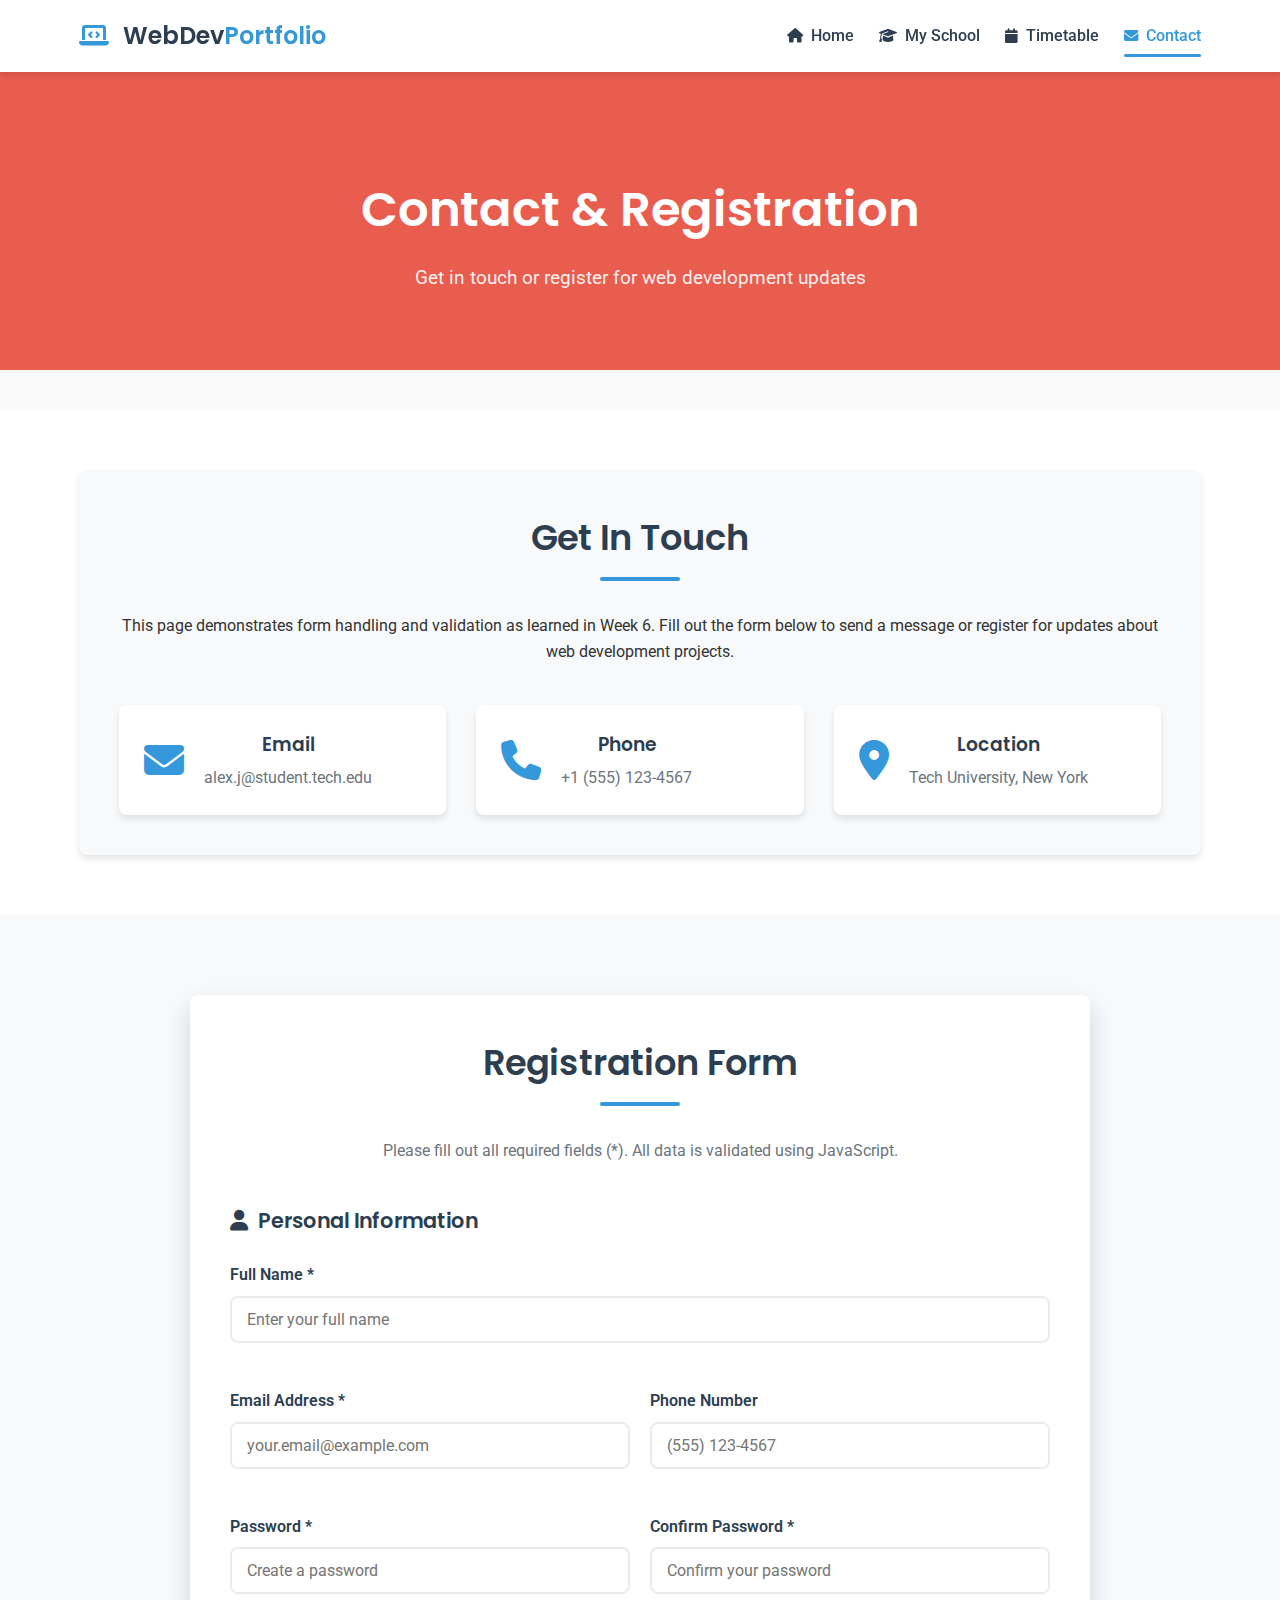
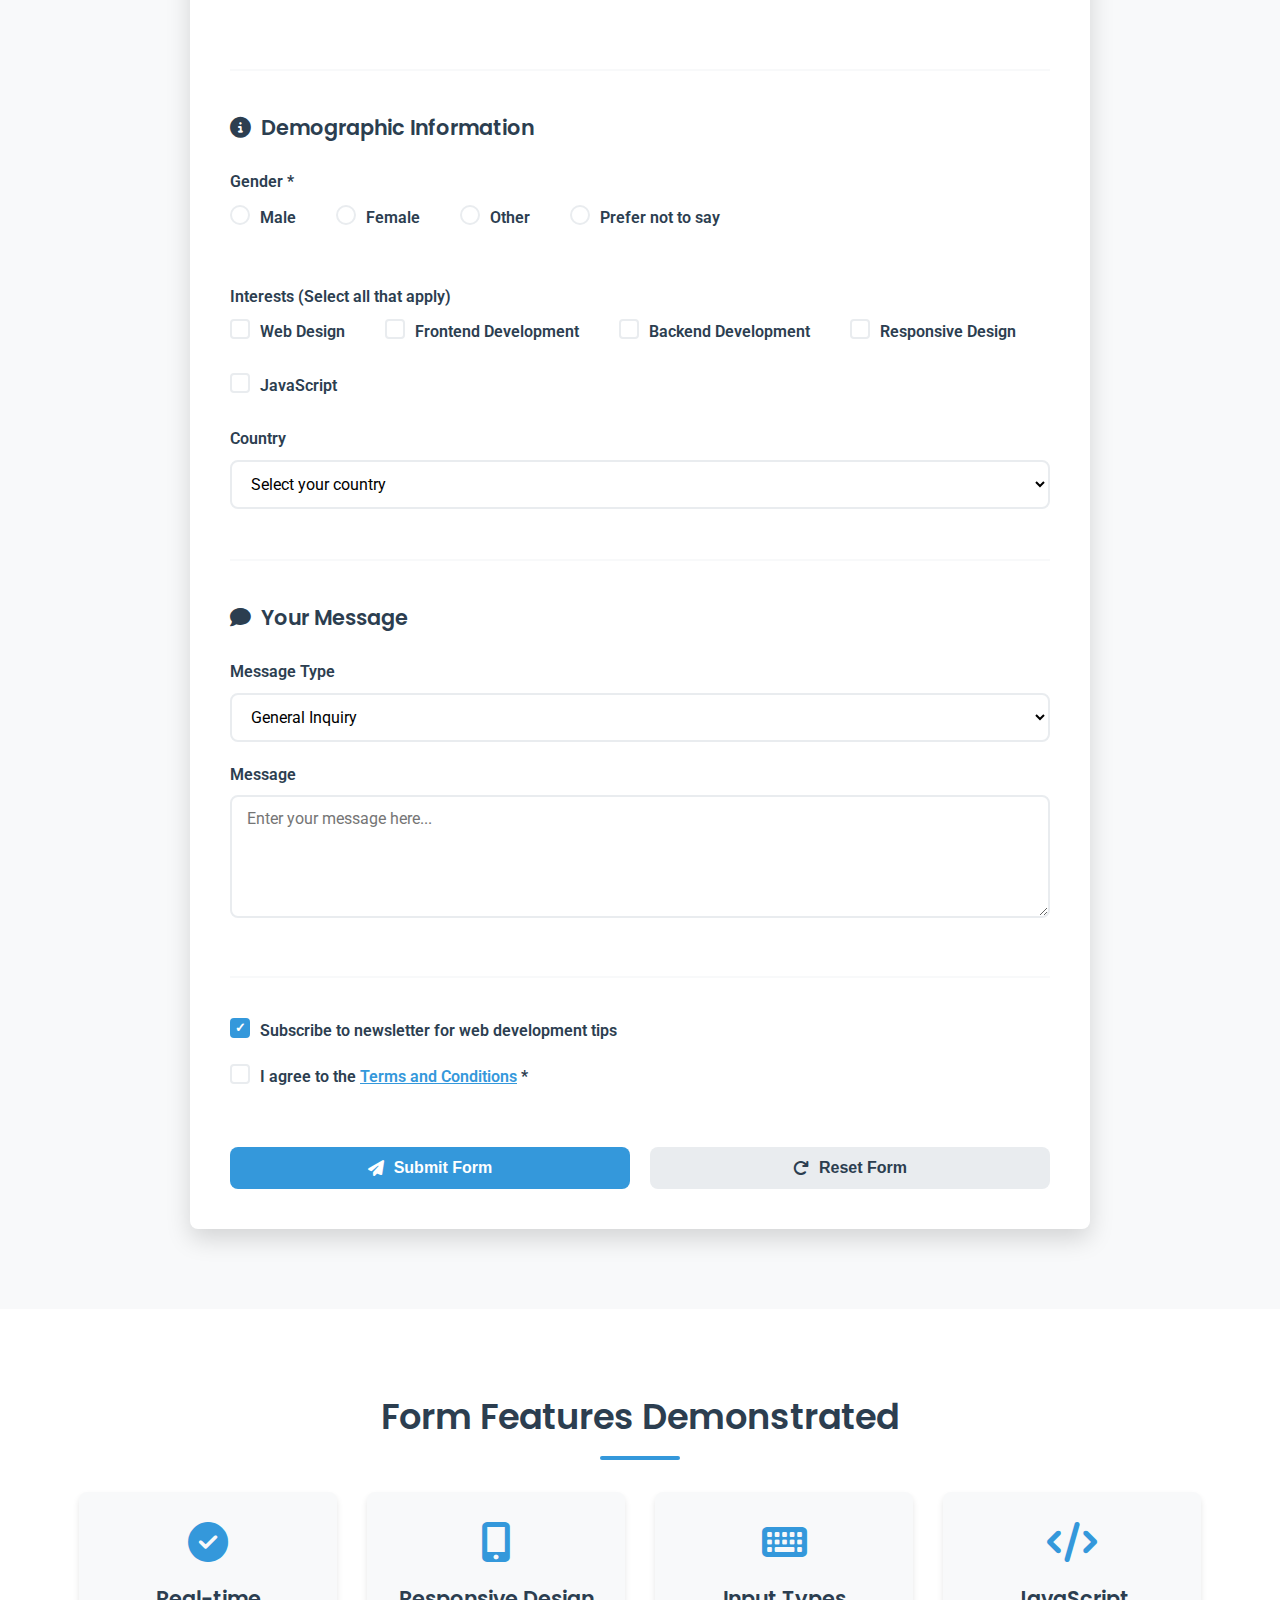
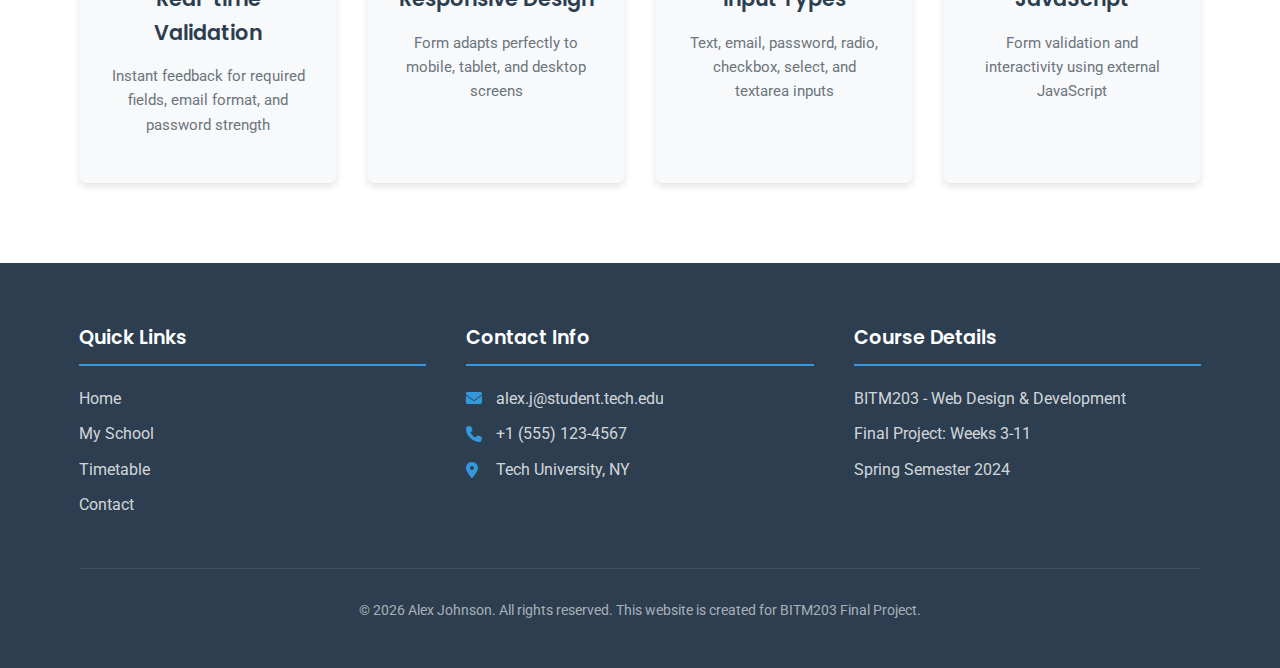
<file: contact.html>
<!DOCTYPE html>
<html lang="en">
<head>
    <meta charset="UTF-8">
    <meta name="viewport" content="width=device-width, initial-scale=1.0">
    <title>Contact Form | BITM203 Project</title>
    <link rel="stylesheet" href="css/style.css">
    <link rel="stylesheet" href="css/responsive.css">
    <link href="https://fonts.googleapis.com/css2?family=Poppins:wght@300;400;500;600;700&family=Roboto:wght@300;400;500&display=swap" rel="stylesheet">
    <link rel="stylesheet" href="https://cdnjs.cloudflare.com/ajax/libs/font-awesome/6.4.0/css/all.min.css">
</head>
<body>
    <!-- Header -->
    <header class="main-header">
        <div class="container">
            <div class="logo">
                <h1><i class="fas fa-laptop-code"></i> WebDev<span>Portfolio</span></h1>
            </div>
            <nav class="main-nav">
                <ul class="nav-list">
                    <li><a href="index.html"><i class="fas fa-home"></i> Home</a></li>
                    <li><a href="school.html"><i class="fas fa-graduation-cap"></i> My School</a></li>
                    <li><a href="timetable.html"><i class="fas fa-calendar"></i> Timetable</a></li>
                    <li><a href="contact.html" class="active"><i class="fas fa-envelope"></i> Contact</a></li>
                </ul>
                <button class="menu-toggle" id="menuToggle">
                    <i class="fas fa-bars"></i>
                </button>
            </nav>
        </div>
    </header>

    <!-- Contact Header -->
    <section class="page-header contact-header">
        <div class="container">
            <h1>Contact & Registration</h1>
            <p>Get in touch or register for web development updates</p>
        </div>
    </section>

    <!-- Contact Info -->
    <section class="contact-info">
        <div class="container">
            <div class="info-card">
                <h2 class="section-title">Get In Touch</h2>
                <p>This page demonstrates form handling and validation as learned in Week 6. Fill out the form below to send a message or register for updates about web development projects.</p>
                
                <div class="contact-methods">
                    <div class="method">
                        <i class="fas fa-envelope"></i>
                        <div>
                            <h3>Email</h3>
                            <p>alex.j@student.tech.edu</p>
                        </div>
                    </div>
                    <div class="method">
                        <i class="fas fa-phone"></i>
                        <div>
                            <h3>Phone</h3>
                            <p>+1 (555) 123-4567</p>
                        </div>
                    </div>
                    <div class="method">
                        <i class="fas fa-map-marker-alt"></i>
                        <div>
                            <h3>Location</h3>
                            <p>Tech University, New York</p>
                        </div>
                    </div>
                </div>
            </div>
        </div>
    </section>

    <!-- Registration Form -->
    <section class="registration-form">
        <div class="container">
            <div class="form-container">
                <h2 class="section-title">Registration Form</h2>
                <p class="form-intro">Please fill out all required fields (*). All data is validated using JavaScript.</p>
                
                <form id="contactForm" novalidate>
                    <!-- Personal Information -->
                    <div class="form-section">
                        <h3><i class="fas fa-user"></i> Personal Information</h3>
                        
                        <div class="form-group">
                            <label for="fullName">Full Name *</label>
                            <input type="text" id="fullName" name="fullName" placeholder="Enter your full name">
                            <div class="error-message" id="nameError"></div>
                        </div>
                        
                        <div class="form-row">
                            <div class="form-group">
                                <label for="email">Email Address *</label>
                                <input type="email" id="email" name="email" placeholder="your.email@example.com">
                                <div class="error-message" id="emailError"></div>
                            </div>
                            
                            <div class="form-group">
                                <label for="phone">Phone Number</label>
                                <input type="tel" id="phone" name="phone" placeholder="(555) 123-4567">
                                <div class="error-message" id="phoneError"></div>
                            </div>
                        </div>
                        
                        <div class="form-row">
                            <div class="form-group">
                                <label for="password">Password *</label>
                                <input type="password" id="password" name="password" placeholder="Create a password">
                                <div class="error-message" id="passwordError"></div>
                            </div>
                            
                            <div class="form-group">
                                <label for="confirmPassword">Confirm Password *</label>
                                <input type="password" id="confirmPassword" name="confirmPassword" placeholder="Confirm your password">
                                <div class="error-message" id="confirmPasswordError"></div>
                            </div>
                        </div>
                    </div>
                    
                    <!-- Demographic Information -->
                    <div class="form-section">
                        <h3><i class="fas fa-info-circle"></i> Demographic Information</h3>
                        
                        <div class="form-group">
                            <label>Gender *</label>
                            <div class="radio-group">
                                <label class="radio-label">
                                    <input type="radio" name="gender" value="male">
                                    <span class="radio-custom"></span>
                                    Male
                                </label>
                                <label class="radio-label">
                                    <input type="radio" name="gender" value="female">
                                    <span class="radio-custom"></span>
                                    Female
                                </label>
                                <label class="radio-label">
                                    <input type="radio" name="gender" value="other">
                                    <span class="radio-custom"></span>
                                    Other
                                </label>
                                <label class="radio-label">
                                    <input type="radio" name="gender" value="prefer-not-to-say">
                                    <span class="radio-custom"></span>
                                    Prefer not to say
                                </label>
                            </div>
                            <div class="error-message" id="genderError"></div>
                        </div>
                        
                        <div class="form-group">
                            <label>Interests (Select all that apply)</label>
                            <div class="checkbox-group">
                                <label class="checkbox-label">
                                    <input type="checkbox" name="interests" value="web-design">
                                    <span class="checkbox-custom"></span>
                                    Web Design
                                </label>
                                <label class="checkbox-label">
                                    <input type="checkbox" name="interests" value="frontend">
                                    <span class="checkbox-custom"></span>
                                    Frontend Development
                                </label>
                                <label class="checkbox-label">
                                    <input type="checkbox" name="interests" value="backend">
                                    <span class="checkbox-custom"></span>
                                    Backend Development
                                </label>
                                <label class="checkbox-label">
                                    <input type="checkbox" name="interests" value="responsive">
                                    <span class="checkbox-custom"></span>
                                    Responsive Design
                                </label>
                                <label class="checkbox-label">
                                    <input type="checkbox" name="interests" value="javascript">
                                    <span class="checkbox-custom"></span>
                                    JavaScript
                                </label>
                            </div>
                        </div>
                        
                        <div class="form-group">
                            <label for="country">Country</label>
                            <select id="country" name="country">
                                <option value="">Select your country</option>
                                <option value="us">United States</option>
                                <option value="ca">Canada</option>
                                <option value="uk">United Kingdom</option>
                                <option value="au">Australia</option>
                                <option value="other">Other</option>
                            </select>
                        </div>
                    </div>
                    
                    <!-- Message Section -->
                    <div class="form-section">
                        <h3><i class="fas fa-comment"></i> Your Message</h3>
                        
                        <div class="form-group">
                            <label for="messageType">Message Type</label>
                            <select id="messageType" name="messageType">
                                <option value="general">General Inquiry</option>
                                <option value="project">Project Collaboration</option>
                                <option value="feedback">Website Feedback</option>
                                <option value="other">Other</option>
                            </select>
                        </div>
                        
                        <div class="form-group">
                            <label for="message">Message</label>
                            <textarea id="message" name="message" rows="5" placeholder="Enter your message here..."></textarea>
                        </div>
                    </div>
                    
                    <!-- Terms and Submission -->
                    <div class="form-section">
                        <div class="form-group">
                            <label class="checkbox-label">
                                <input type="checkbox" id="newsletter" name="newsletter" checked>
                                <span class="checkbox-custom"></span>
                                Subscribe to newsletter for web development tips
                            </label>
                        </div>
                        
                        <div class="form-group">
                            <label class="checkbox-label">
                                <input type="checkbox" id="terms" name="terms">
                                <span class="checkbox-custom"></span>
                                I agree to the <a href="#" class="terms-link">Terms and Conditions</a> *
                            </label>
                            <div class="error-message" id="termsError"></div>
                        </div>
                        
                        <div class="form-buttons">
                            <button type="submit" class="btn btn-primary btn-submit">
                                <i class="fas fa-paper-plane"></i> Submit Form
                            </button>
                            <button type="reset" class="btn btn-secondary btn-reset">
                                <i class="fas fa-redo"></i> Reset Form
                            </button>
                        </div>
                        
                        <div id="formMessage" class="form-message"></div>
                    </div>
                </form>
            </div>
        </div>
    </section>

    <!-- Form Features -->
    <section class="form-features">
        <div class="container">
            <h2 class="section-title">Form Features Demonstrated</h2>
            <div class="features-grid">
                <div class="feature-card">
                    <i class="fas fa-check-circle"></i>
                    <h3>Real-time Validation</h3>
                    <p>Instant feedback for required fields, email format, and password strength</p>
                </div>
                <div class="feature-card">
                    <i class="fas fa-mobile-alt"></i>
                    <h3>Responsive Design</h3>
                    <p>Form adapts perfectly to mobile, tablet, and desktop screens</p>
                </div>
                <div class="feature-card">
                    <i class="fas fa-keyboard"></i>
                    <h3>Input Types</h3>
                    <p>Text, email, password, radio, checkbox, select, and textarea inputs</p>
                </div>
                <div class="feature-card">
                    <i class="fas fa-code"></i>
                    <h3>JavaScript</h3>
                    <p>Form validation and interactivity using external JavaScript</p>
                </div>
            </div>
        </div>
    </section>

    <!-- Footer -->
    <footer class="main-footer">
        <div class="container">
            <div class="footer-content">
                <div class="footer-column">
                    <h4>Quick Links</h4>
                    <ul>
                        <li><a href="index.html">Home</a></li>
                        <li><a href="school.html">My School</a></li>
                        <li><a href="timetable.html">Timetable</a></li>
                        <li><a href="contact.html">Contact</a></li>
                    </ul>
                </div>
                <div class="footer-column">
                    <h4>Contact Info</h4>
                    <p><i class="fas fa-envelope"></i> alex.j@student.tech.edu</p>
                    <p><i class="fas fa-phone"></i> +1 (555) 123-4567</p>
                    <p><i class="fas fa-map-marker-alt"></i> Tech University, NY</p>
                </div>
                <div class="footer-column">
                    <h4>Course Details</h4>
                    <p>BITM203 - Web Design & Development</p>
                    <p>Final Project: Weeks 3-11</p>
                    <p>Spring Semester 2024</p>
                </div>
            </div>
            <div class="footer-bottom">
                <p>&copy; 2024 Alex Johnson. All rights reserved. This website is created for BITM203 Final Project.</p>
            </div>
        </div>
    </footer>

    <script src="js/script.js"></script>
</body>
</html>
</file>
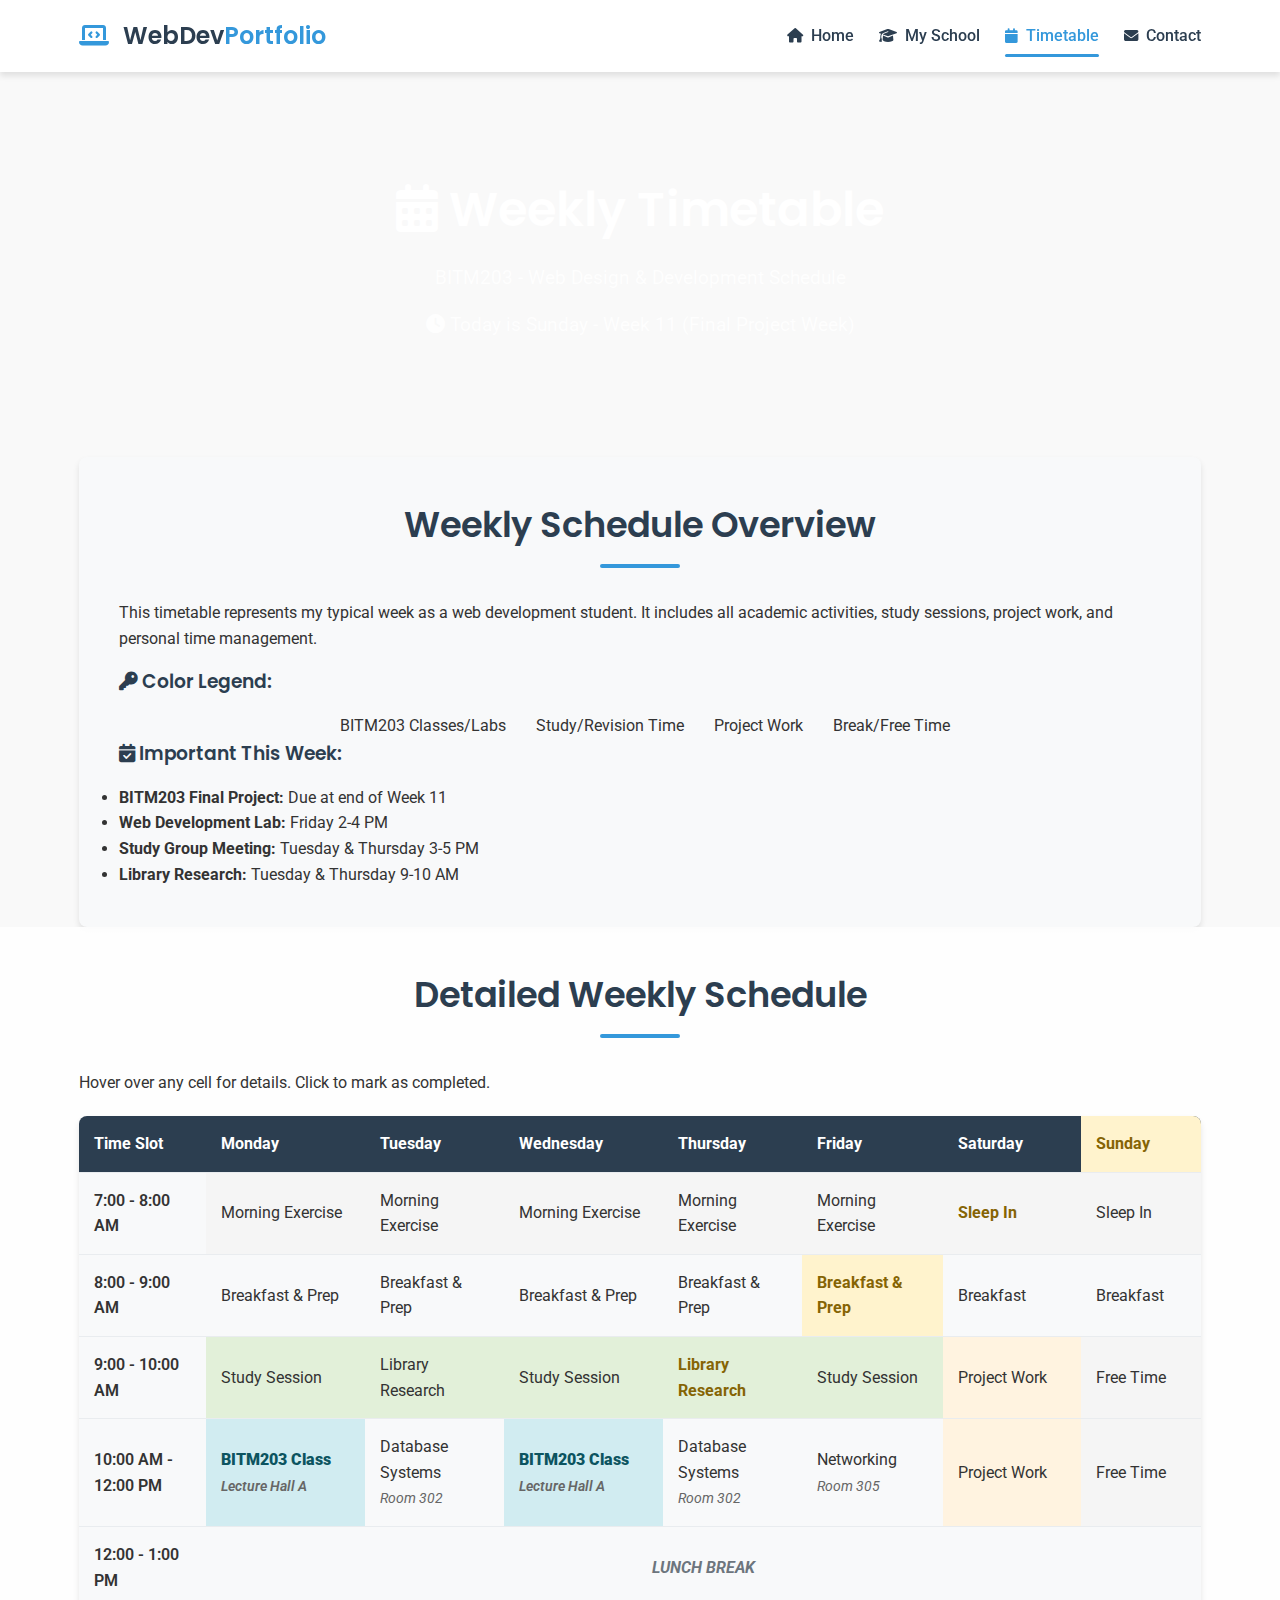
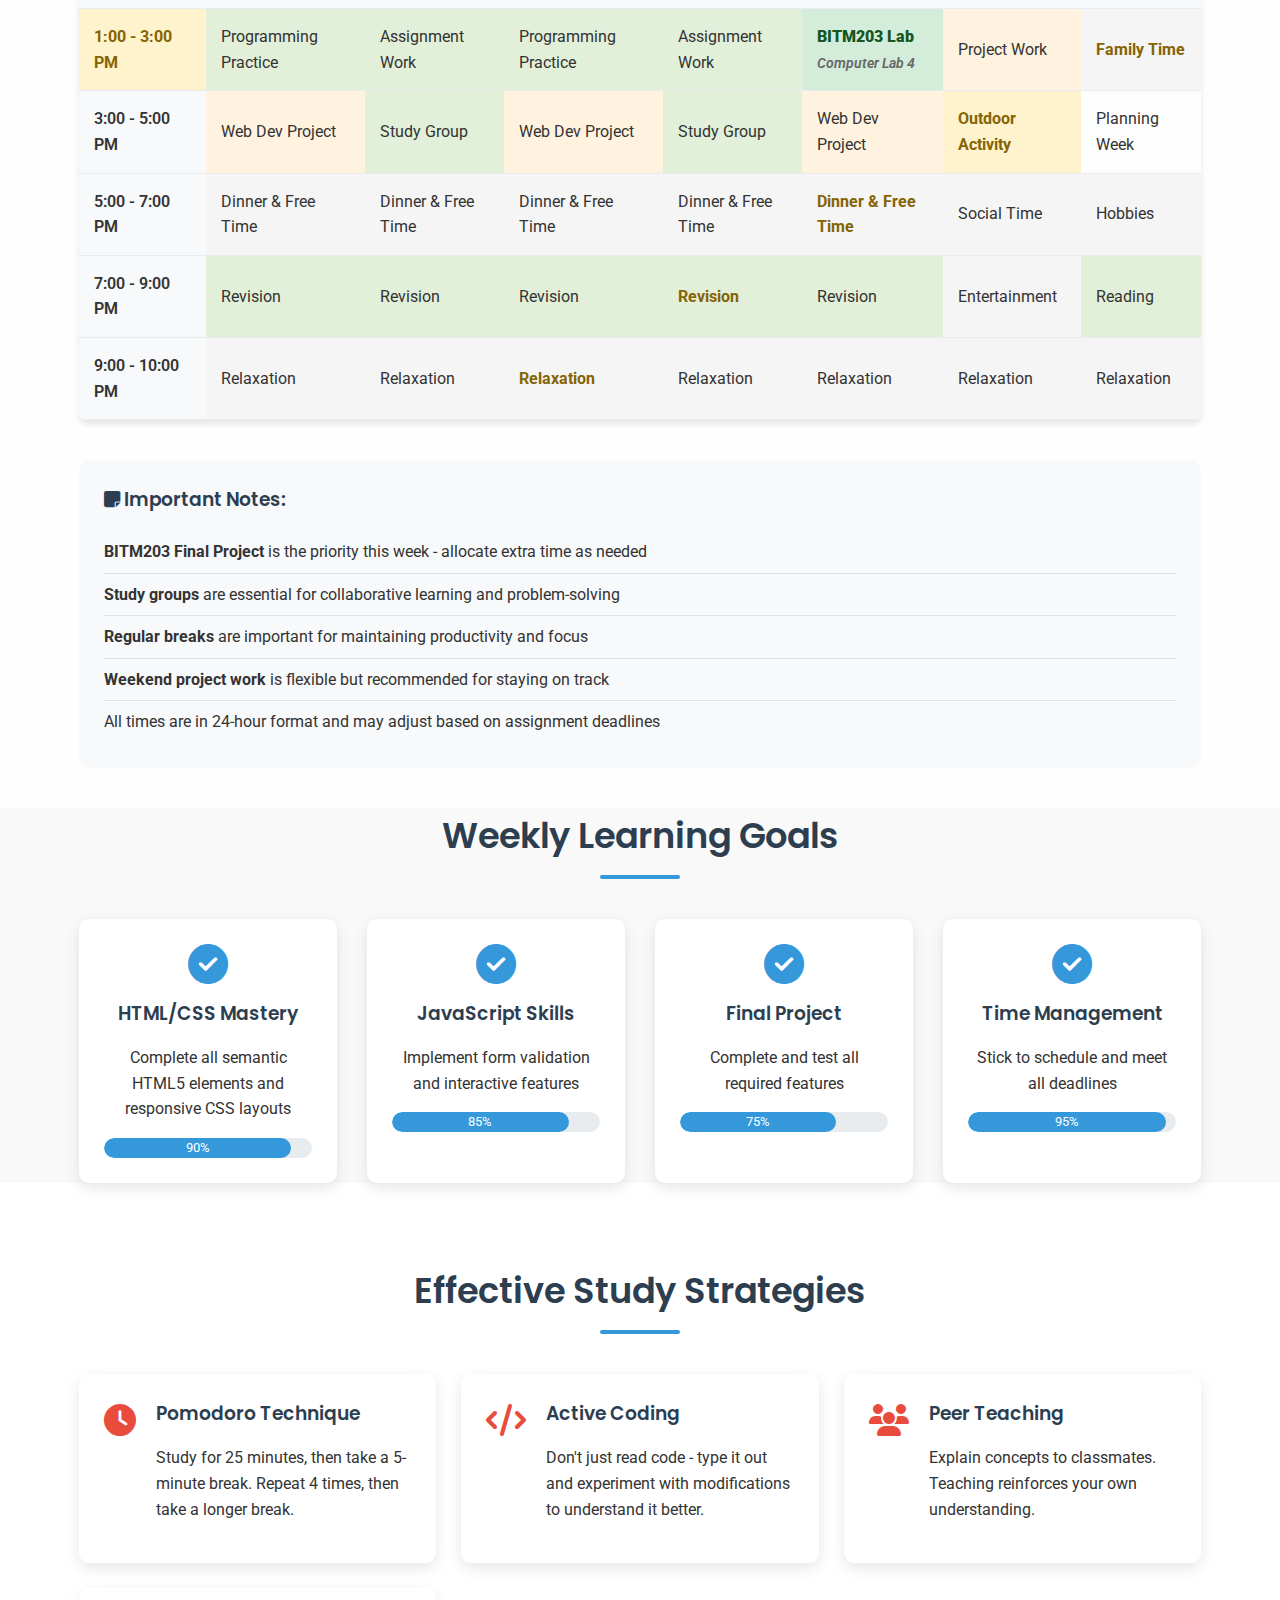
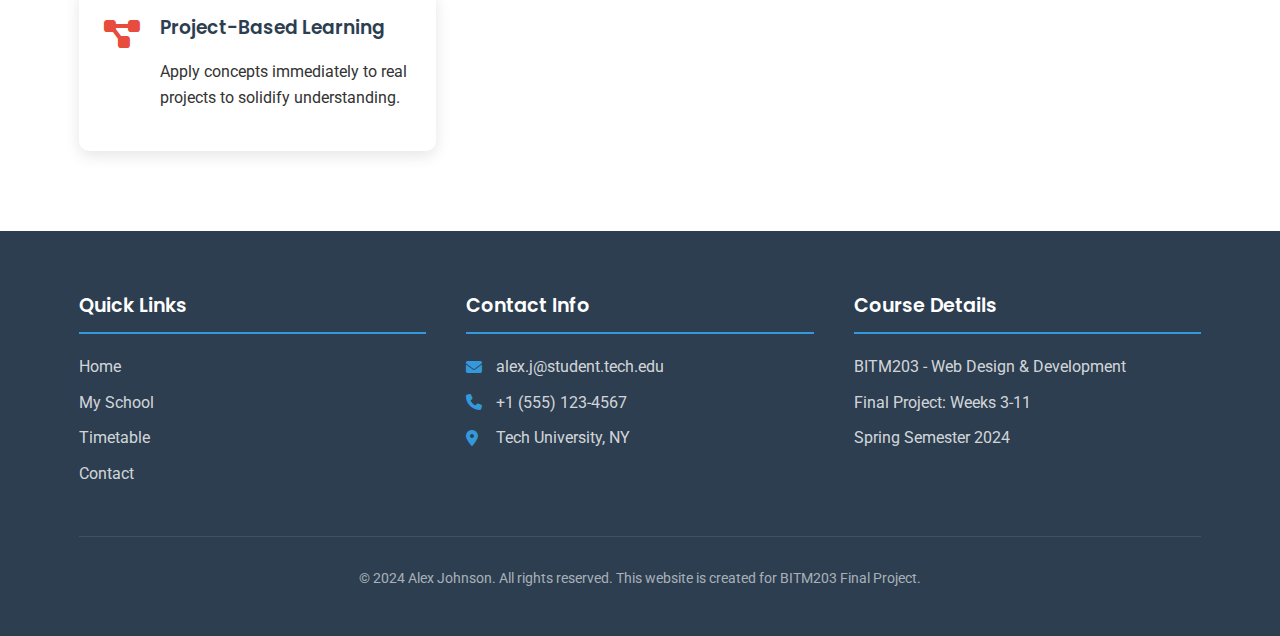
<file: timetable.html>
<!DOCTYPE html>
<html lang="en">
<head>
    <meta charset="UTF-8">
    <meta name="viewport" content="width=device-width, initial-scale=1.0">
    <title>My Weekly Timetable | BITM203 Final Project</title>
    <link rel="stylesheet" href="css/style.css">
    <link rel="stylesheet" href="css/responsive.css">
    <link href="https://fonts.googleapis.com/css2?family=Poppins:wght@300;400;500;600;700&family=Roboto:wght@300;400;500&display=swap" rel="stylesheet">
    <link rel="stylesheet" href="https://cdnjs.cloudflare.com/ajax/libs/font-awesome/6.4.0/css/all.min.css">
    <style>
        /* Additional timetable-specific styles */
        .timetable-container {
            background: linear-gradient(rgba(255, 255, 255, 0.9), rgba(255, 255, 255, 0.9)), url('https://images.unsplash.com/photo-1516321318423-f06f85e504b3?ixlib=rb-4.0.3&auto=format&fit=crop&w=1600&q=80');
            background-size: cover;
            background-position: center;
            padding: 40px 0;
        }
        
        .current-day-highlight {
            background-color: #fff3cd !important;
            font-weight: bold;
            color: #856404;
        }
        
        .course-bitm203 {
            background-color: #d1ecf1 !important;
            color: #0c5460;
            font-weight: 600;
        }
        
        .course-lab {
            background-color: #d4edda !important;
            color: #155724;
            font-weight: 600;
        }
        
        .break-time {
            background-color: #f8f9fa !important;
            font-style: italic;
            color: #6c757d;
        }
        
        .study-time {
            background-color: #e2f0d9 !important;
        }
        
        .free-time {
            background-color: #f5f5f5 !important;
        }
        
        .time-note {
            font-size: 0.85rem;
            color: #666;
            font-style: italic;
        }
    </style>
</head>
<body>
    <!-- Header -->
    <header class="main-header">
        <div class="container">
            <div class="logo">
                <h1><i class="fas fa-laptop-code"></i> WebDev<span>Portfolio</span></h1>
            </div>
            <nav class="main-nav">
                <ul class="nav-list">
                    <li><a href="index.html"><i class="fas fa-home"></i> Home</a></li>
                    <li><a href="school.html"><i class="fas fa-graduation-cap"></i> My School</a></li>
                    <li><a href="timetable.html" class="active"><i class="fas fa-calendar"></i> Timetable</a></li>
                    <li><a href="contact.html"><i class="fas fa-envelope"></i> Contact</a></li>
                </ul>
                <button class="menu-toggle" id="menuToggle">
                    <i class="fas fa-bars"></i>
                </button>
            </nav>
        </div>
    </header>

    <!-- Timetable Header -->
    <section class="page-header">
        <div class="container">
            <h1><i class="fas fa-calendar-alt"></i> Weekly Timetable</h1>
            <p>BITM203 - Web Design & Development Schedule</p>
            <div class="current-week">
                <p><i class="fas fa-clock"></i> Current Week: Week 11 (Final Project Week)</p>
            </div>
        </div>
    </section>

    <!-- Timetable Overview -->
    <section class="timetable-overview">
        <div class="container">
            <div class="overview-card">
                <h2 class="section-title">Weekly Schedule Overview</h2>
                <p>This timetable represents my typical week as a web development student. It includes all academic activities, study sessions, project work, and personal time management.</p>
                
                <div class="legend">
                    <h3><i class="fas fa-key"></i> Color Legend:</h3>
                    <div class="legend-items">
                        <div class="legend-item">
                            <span class="color-box bitm203-color"></span>
                            <span>BITM203 Classes/Labs</span>
                        </div>
                        <div class="legend-item">
                            <span class="color-box study-color"></span>
                            <span>Study/Revision Time</span>
                        </div>
                        <div class="legend-item">
                            <span class="color-box project-color"></span>
                            <span>Project Work</span>
                        </div>
                        <div class="legend-item">
                            <span class="color-box break-color"></span>
                            <span>Break/Free Time</span>
                        </div>
                    </div>
                </div>
                
                <div class="key-dates">
                    <h3><i class="fas fa-calendar-check"></i> Important This Week:</h3>
                    <ul>
                        <li><strong>BITM203 Final Project:</strong> Due at end of Week 11</li>
                        <li><strong>Web Development Lab:</strong> Friday 2-4 PM</li>
                        <li><strong>Study Group Meeting:</strong> Tuesday & Thursday 3-5 PM</li>
                        <li><strong>Library Research:</strong> Tuesday & Thursday 9-10 AM</li>
                    </ul>
                </div>
            </div>
        </div>
    </section>

    <!-- Main Timetable -->
    <section class="timetable-container">
        <div class="container">
            <h2 class="section-title">Detailed Weekly Schedule</h2>
            <p class="table-description">Hover over any cell for details. Click to mark as completed.</p>
            
            <div class="table-responsive">
                <table class="timetable-table">
                    <thead>
                        <tr>
                            <th class="time-header">Time Slot</th>
                            <th>Monday</th>
                            <th>Tuesday</th>
                            <th>Wednesday</th>
                            <th>Thursday</th>
                            <th>Friday</th>
                            <th>Saturday</th>
                            <th>Sunday</th>
                        </tr>
                    </thead>
                    <tbody>
                        <!-- Morning Sessions -->
                        <tr>
                            <td class="time-slot">7:00 - 8:00 AM</td>
                            <td class="free-time" data-description="Morning exercise and meditation">Morning Exercise</td>
                            <td class="free-time" data-description="Morning exercise and meditation">Morning Exercise</td>
                            <td class="free-time" data-description="Morning exercise and meditation">Morning Exercise</td>
                            <td class="free-time" data-description="Morning exercise and meditation">Morning Exercise</td>
                            <td class="free-time" data-description="Morning exercise and meditation">Morning Exercise</td>
                            <td class="free-time" data-description="Extra sleep and relaxation">Sleep In</td>
                            <td class="free-time" data-description="Extra sleep and relaxation">Sleep In</td>
                        </tr>
                        
                        <tr>
                            <td class="time-slot">8:00 - 9:00 AM</td>
                            <td data-description="Breakfast and preparation for the day">Breakfast & Prep</td>
                            <td data-description="Breakfast and preparation for the day">Breakfast & Prep</td>
                            <td data-description="Breakfast and preparation for the day">Breakfast & Prep</td>
                            <td data-description="Breakfast and preparation for the day">Breakfast & Prep</td>
                            <td data-description="Breakfast and preparation for the day">Breakfast & Prep</td>
                            <td data-description="Leisurely breakfast">Breakfast</td>
                            <td data-description="Leisurely breakfast">Breakfast</td>
                        </tr>
                        
                        <tr>
                            <td class="time-slot">9:00 - 10:00 AM</td>
                            <td class="study-time" data-description="Review previous day's notes">Study Session</td>
                            <td class="study-time" data-description="Library research for assignments">Library Research</td>
                            <td class="study-time" data-description="Review previous day's notes">Study Session</td>
                            <td class="study-time" data-description="Library research for assignments">Library Research</td>
                            <td class="study-time" data-description="Prepare for lab session">Study Session</td>
                            <td class="project-color" data-description="Work on final project">Project Work</td>
                            <td class="free-time" data-description="Personal time">Free Time</td>
                        </tr>
                        
                        <!-- Core Classes -->
                        <tr>
                            <td class="time-slot">10:00 AM - 12:00 PM</td>
                            <td class="course-bitm203" data-description="BITM203 Web Design lecture">
                                <strong>BITM203 Class</strong><br>
                                <span class="time-note">Lecture Hall A</span>
                            </td>
                            <td data-description="Database Systems course">
                                Database Systems<br>
                                <span class="time-note">Room 302</span>
                            </td>
                            <td class="course-bitm203" data-description="BITM203 Web Design lecture">
                                <strong>BITM203 Class</strong><br>
                                <span class="time-note">Lecture Hall A</span>
                            </td>
                            <td data-description="Database Systems course">
                                Database Systems<br>
                                <span class="time-note">Room 302</span>
                            </td>
                            <td data-description="Computer Networking course">
                                Networking<br>
                                <span class="time-note">Room 305</span>
                            </td>
                            <td class="project-color" data-description="Work on final project">Project Work</td>
                            <td class="free-time" data-description="Personal time">Free Time</td>
                        </tr>
                        
                        <!-- Lunch Break -->
                        <tr>
                            <td class="time-slot">12:00 - 1:00 PM</td>
                            <td class="break-time" colspan="7" data-description="Lunch break and relaxation">
                                <center><strong>LUNCH BREAK</strong></center>
                            </td>
                        </tr>
                        
                        <!-- Afternoon Sessions -->
                        <tr>
                            <td class="time-slot">1:00 - 3:00 PM</td>
                            <td class="study-time" data-description="HTML/CSS coding practice">Programming Practice</td>
                            <td class="study-time" data-description="Work on database assignment">Assignment Work</td>
                            <td class="study-time" data-description="JavaScript exercises">Programming Practice</td>
                            <td class="study-time" data-description="Work on networking assignment">Assignment Work</td>
                            <td class="course-lab" data-description="BITM203 Web Development lab">
                                <strong>BITM203 Lab</strong><br>
                                <span class="time-note">Computer Lab 4</span>
                            </td>
                            <td class="project-color" data-description="Work on final project">Project Work</td>
                            <td class="free-time" data-description="Family time and relaxation">Family Time</td>
                        </tr>
                        
                        <tr>
                            <td class="time-slot">3:00 - 5:00 PM</td>
                            <td class="project-color" data-description="Work on BITM203 final project">Web Dev Project</td>
                            <td class="study-time" data-description="Study group meeting">Study Group</td>
                            <td class="project-color" data-description="Work on BITM203 final project">Web Dev Project</td>
                            <td class="study-time" data-description="Study group meeting">Study Group</td>
                            <td class="project-color" data-description="Work on BITM203 final project">Web Dev Project</td>
                            <td data-description="Outdoor activities and sports">Outdoor Activity</td>
                            <td data-description="Plan next week's schedule">Planning Week</td>
                        </tr>
                        
                        <!-- Evening Sessions -->
                        <tr>
                            <td class="time-slot">5:00 - 7:00 PM</td>
                            <td class="free-time" data-description="Dinner and relaxation">Dinner & Free Time</td>
                            <td class="free-time" data-description="Dinner and relaxation">Dinner & Free Time</td>
                            <td class="free-time" data-description="Dinner and relaxation">Dinner & Free Time</td>
                            <td class="free-time" data-description="Dinner and relaxation">Dinner & Free Time</td>
                            <td class="free-time" data-description="Dinner and relaxation">Dinner & Free Time</td>
                            <td class="free-time" data-description="Social activities">Social Time</td>
                            <td class="free-time" data-description="Personal hobbies">Hobbies</td>
                        </tr>
                        
                        <tr>
                            <td class="time-slot">7:00 - 9:00 PM</td>
                            <td class="study-time" data-description="Review day's learning">Revision</td>
                            <td class="study-time" data-description="Review day's learning">Revision</td>
                            <td class="study-time" data-description="Review day's learning">Revision</td>
                            <td class="study-time" data-description="Review day's learning">Revision</td>
                            <td class="study-time" data-description="Review day's learning">Revision</td>
                            <td class="free-time" data-description="Entertainment and movies">Entertainment</td>
                            <td class="study-time" data-description="Reading technical books">Reading</td>
                        </tr>
                        
                        <!-- Night -->
                        <tr>
                            <td class="time-slot">9:00 - 10:00 PM</td>
                            <td class="free-time" data-description="Wind down and prepare for bed">Relaxation</td>
                            <td class="free-time" data-description="Wind down and prepare for bed">Relaxation</td>
                            <td class="free-time" data-description="Wind down and prepare for bed">Relaxation</td>
                            <td class="free-time" data-description="Wind down and prepare for bed">Relaxation</td>
                            <td class="free-time" data-description="Wind down and prepare for bed">Relaxation</td>
                            <td class="free-time" data-description="Wind down and prepare for bed">Relaxation</td>
                            <td class="free-time" data-description="Wind down and prepare for bed">Relaxation</td>
                        </tr>
                    </tbody>
                </table>
            </div>
            
            <div class="timetable-notes">
                <h3><i class="fas fa-sticky-note"></i> Important Notes:</h3>
                <ul>
                    <li><strong>BITM203 Final Project</strong> is the priority this week - allocate extra time as needed</li>
                    <li><strong>Study groups</strong> are essential for collaborative learning and problem-solving</li>
                    <li><strong>Regular breaks</strong> are important for maintaining productivity and focus</li>
                    <li><strong>Weekend project work</strong> is flexible but recommended for staying on track</li>
                    <li>All times are in 24-hour format and may adjust based on assignment deadlines</li>
                </ul>
            </div>
        </div>
    </section>

    <!-- Weekly Goals -->
    <section class="weekly-goals">
        <div class="container">
            <h2 class="section-title">Weekly Learning Goals</h2>
            <div class="goals-grid">
                <div class="goal-card">
                    <i class="fas fa-check-circle"></i>
                    <h3>HTML/CSS Mastery</h3>
                    <p>Complete all semantic HTML5 elements and responsive CSS layouts</p>
                    <div class="progress">
                        <div class="progress-bar" style="width: 90%;">90%</div>
                    </div>
                </div>
                <div class="goal-card">
                    <i class="fas fa-check-circle"></i>
                    <h3>JavaScript Skills</h3>
                    <p>Implement form validation and interactive features</p>
                    <div class="progress">
                        <div class="progress-bar" style="width: 85%;">85%</div>
                    </div>
                </div>
                <div class="goal-card">
                    <i class="fas fa-check-circle"></i>
                    <h3>Final Project</h3>
                    <p>Complete and test all required features</p>
                    <div class="progress">
                        <div class="progress-bar" style="width: 75%;">75%</div>
                    </div>
                </div>
                <div class="goal-card">
                    <i class="fas fa-check-circle"></i>
                    <h3>Time Management</h3>
                    <p>Stick to schedule and meet all deadlines</p>
                    <div class="progress">
                        <div class="progress-bar" style="width: 95%;">95%</div>
                    </div>
                </div>
            </div>
        </div>
    </section>

    <!-- Study Tips -->
    <section class="study-tips">
        <div class="container">
            <h2 class="section-title">Effective Study Strategies</h2>
            <div class="tips-container">
                <div class="tip">
                    <i class="fas fa-clock"></i>
                    <div>
                        <h3>Pomodoro Technique</h3>
                        <p>Study for 25 minutes, then take a 5-minute break. Repeat 4 times, then take a longer break.</p>
                    </div>
                </div>
                <div class="tip">
                    <i class="fas fa-code"></i>
                    <div>
                        <h3>Active Coding</h3>
                        <p>Don't just read code - type it out and experiment with modifications to understand it better.</p>
                    </div>
                </div>
                <div class="tip">
                    <i class="fas fa-users"></i>
                    <div>
                        <h3>Peer Teaching</h3>
                        <p>Explain concepts to classmates. Teaching reinforces your own understanding.</p>
                    </div>
                </div>
                <div class="tip">
                    <i class="fas fa-project-diagram"></i>
                    <div>
                        <h3>Project-Based Learning</h3>
                        <p>Apply concepts immediately to real projects to solidify understanding.</p>
                    </div>
                </div>
            </div>
        </div>
    </section>

    <!-- Footer -->
    <footer class="main-footer">
        <div class="container">
            <div class="footer-content">
                <div class="footer-column">
                    <h4>Quick Links</h4>
                    <ul>
                        <li><a href="index.html">Home</a></li>
                        <li><a href="school.html">My School</a></li>
                        <li><a href="timetable.html">Timetable</a></li>
                        <li><a href="contact.html">Contact</a></li>
                    </ul>
                </div>
                <div class="footer-column">
                    <h4>Contact Info</h4>
                    <p><i class="fas fa-envelope"></i> alex.j@student.tech.edu</p>
                    <p><i class="fas fa-phone"></i> +1 (555) 123-4567</p>
                    <p><i class="fas fa-map-marker-alt"></i> Tech University, NY</p>
                </div>
                <div class="footer-column">
                    <h4>Course Details</h4>
                    <p>BITM203 - Web Design & Development</p>
                    <p>Final Project: Weeks 3-11</p>
                    <p>Spring Semester 2024</p>
                </div>
            </div>
            <div class="footer-bottom">
                <p>&copy; 2024 Alex Johnson. All rights reserved. This website is created for BITM203 Final Project.</p>
            </div>
        </div>
    </footer>

    <!-- Timetable JavaScript -->
    <script>
        // DOM Content Loaded
        document.addEventListener('DOMContentLoaded', function() {
            // Highlight current day in timetable
            highlightCurrentDay();
            
            // Add click functionality to timetable cells
            makeTimetableInteractive();
            
            // Add hover tooltips
            addTableTooltips();
            
            // Initialize mobile menu
            initMobileMenu();
        });
        
        function initMobileMenu() {
            const menuToggle = document.getElementById('menuToggle');
            const navList = document.querySelector('.nav-list');
            
            if (menuToggle && navList) {
                menuToggle.addEventListener('click', function() {
                    navList.classList.toggle('active');
                    menuToggle.innerHTML = navList.classList.contains('active') 
                        ? '<i class="fas fa-times"></i>' 
                        : '<i class="fas fa-bars"></i>';
                });
            }
        }
        
        function highlightCurrentDay() {
            const days = ['Sunday', 'Monday', 'Tuesday', 'Wednesday', 'Thursday', 'Friday', 'Saturday'];
            const today = new Date().getDay();
            const currentDay = days[today];
            
            // Highlight the column for today
            const tableHeaders = document.querySelectorAll('.timetable-table th');
            const tableCells = document.querySelectorAll('.timetable-table td');
            
            tableHeaders.forEach((header, index) => {
                if (header.textContent.includes(currentDay)) {
                    header.classList.add('current-day-highlight');
                    
                    // Also highlight all cells in this column
                    const columnIndex = index;
                    tableCells.forEach((cell, cellIndex) => {
                        // Calculate which column this cell is in
                        const row = Math.floor(cellIndex / 7); // 7 days per row
                        const cellColumn = cellIndex % 7;
                        
                        if (cellColumn === columnIndex - 1) { // -1 because first column is time
                            cell.classList.add('current-day-highlight');
                        }
                    });
                }
            });
            
            // Update the current week display
            const currentWeekElement = document.querySelector('.current-week p');
            if (currentWeekElement) {
                currentWeekElement.innerHTML = `<i class="fas fa-clock"></i> Today is ${currentDay} - Week 11 (Final Project Week)`;
            }
        }
        
        function makeTimetableInteractive() {
            const tableCells = document.querySelectorAll('.timetable-table td');
            
            tableCells.forEach(cell => {
                // Add click event to mark as completed
                cell.addEventListener('click', function() {
                    if (this.classList.contains('completed')) {
                        this.classList.remove('completed');
                        this.style.textDecoration = 'none';
                        this.style.opacity = '1';
                    } else {
                        this.classList.add('completed');
                        this.style.textDecoration = 'line-through';
                        this.style.opacity = '0.7';
                    }
                });
                
                // Add double-click to add note
                cell.addEventListener('dblclick', function() {
                    const currentText = this.textContent;
                    const note = prompt('Add a note for this time slot:', currentText);
                    if (note && note.trim() !== '') {
                        const originalText = this.querySelector('.original-text') || 
                                           document.createElement('span');
                        originalText.className = 'original-text';
                        originalText.textContent = currentText;
                        
                        const noteSpan = document.createElement('span');
                        noteSpan.className = 'user-note';
                        noteSpan.textContent = ' - ' + note;
                        noteSpan.style.color = '#e74c3c';
                        noteSpan.style.fontStyle = 'italic';
                        
                        this.innerHTML = '';
                        this.appendChild(originalText);
                        this.appendChild(noteSpan);
                    }
                });
            });
        }
        
        function addTableTooltips() {
            const tableCells = document.querySelectorAll('.timetable-table td[data-description]');
            
            tableCells.forEach(cell => {
                cell.addEventListener('mouseenter', function(e) {
                    const description = this.getAttribute('data-description');
                    
                    // Create tooltip
                    const tooltip = document.createElement('div');
                    tooltip.className = 'table-tooltip';
                    tooltip.textContent = description;
                    tooltip.style.position = 'absolute';
                    tooltip.style.background = '#333';
                    tooltip.style.color = 'white';
                    tooltip.style.padding = '8px 12px';
                    tooltip.style.borderRadius = '4px';
                    tooltip.style.fontSize = '0.9rem';
                    tooltip.style.zIndex = '1000';
                    tooltip.style.maxWidth = '200px';
                    tooltip.style.boxShadow = '0 2px 10px rgba(0,0,0,0.2)';
                    
                    // Position tooltip
                    const rect = this.getBoundingClientRect();
                    tooltip.style.left = (rect.left + window.scrollX + rect.width/2) + 'px';
                    tooltip.style.top = (rect.top + window.scrollY - 40) + 'px';
                    
                    document.body.appendChild(tooltip);
                    
                    // Store reference to remove later
                    this.tooltip = tooltip;
                });
                
                cell.addEventListener('mouseleave', function() {
                    if (this.tooltip) {
                        this.tooltip.remove();
                        this.tooltip = null;
                    }
                });
            });
        }
        
        // Add some CSS for the interactive features
        const style = document.createElement('style');
        style.textContent = `
            .table-tooltip::after {
                content: '';
                position: absolute;
                top: 100%;
                left: 50%;
                margin-left: -5px;
                border-width: 5px;
                border-style: solid;
                border-color: #333 transparent transparent transparent;
            }
            
            .completed {
                position: relative;
            }
            
            .completed::before {
                content: '✓';
                position: absolute;
                top: 5px;
                right: 5px;
                color: #27ae60;
                font-weight: bold;
            }
            
            .progress {
                height: 20px;
                background-color: #e9ecef;
                border-radius: 10px;
                margin-top: 10px;
                overflow: hidden;
            }
            
            .progress-bar {
                height: 100%;
                background-color: #3498db;
                border-radius: 10px;
                text-align: center;
                color: white;
                font-size: 0.8rem;
                line-height: 20px;
                transition: width 0.3s ease;
            }
            
            .goals-grid {
                display: grid;
                grid-template-columns: repeat(auto-fit, minmax(250px, 1fr));
                gap: 30px;
                margin-top: 40px;
            }
            
            .goal-card {
                background: white;
                padding: 25px;
                border-radius: 10px;
                box-shadow: 0 5px 15px rgba(0,0,0,0.1);
                text-align: center;
            }
            
            .goal-card i {
                font-size: 2.5rem;
                color: #3498db;
                margin-bottom: 15px;
            }
            
            .tips-container {
                display: grid;
                grid-template-columns: repeat(auto-fit, minmax(300px, 1fr));
                gap: 25px;
                margin-top: 40px;
            }
            
            .tip {
                display: flex;
                align-items: flex-start;
                gap: 20px;
                background: white;
                padding: 25px;
                border-radius: 10px;
                box-shadow: 0 5px 15px rgba(0,0,0,0.1);
            }
            
            .tip i {
                font-size: 2rem;
                color: #e74c3c;
                margin-top: 5px;
            }
            
            .timetable-notes {
                background: #f8f9fa;
                padding: 25px;
                border-radius: 10px;
                margin-top: 40px;
            }
            
            .timetable-notes ul {
                list-style: none;
                padding-left: 0;
            }
            
            .timetable-notes li {
                padding: 8px 0;
                border-bottom: 1px solid #dee2e6;
            }
            
            .timetable-notes li:last-child {
                border-bottom: none;
            }
            
            @media (max-width: 768px) {
                .goals-grid, .tips-container {
                    grid-template-columns: 1fr;
                }
                
                .tip {
                    flex-direction: column;
                    text-align: center;
                }
            }
        `;
        document.head.appendChild(style);
    </script>
</body>
</html>
</file>
<file: css/responsive.css>
/* Responsive CSS for BITM203 Final Project */

/* Tablet Styles (768px - 1024px) */
@media (max-width: 1024px) {
    .hero-content {
        flex-direction: column;
        text-align: center;
    }
    
    .hero-text {
        order: 1;
    }
    
    .hero-image {
        order: 0;
        margin-bottom: 30px;
    }
    
    .hero-text h2 {
        font-size: 2.5rem;
    }
    
    .section-title {
        font-size: 2rem;
    }
    
    .footer-content {
        grid-template-columns: repeat(2, 1fr);
    }
    
    .overview-content {
        flex-direction: column;
    }
    
    .profile-container {
        flex-direction: column;
    }
    
    .info-grid {
        grid-template-columns: 1fr;
    }
    
    .form-row {
        flex-direction: column;
    }
    
    .form-row .form-group {
        min-width: 100%;
    }
}

/* Mobile Styles (max-width: 768px) */
@media (max-width: 768px) {
    /* Header & Navigation */
    .nav-list {
        position: fixed;
        top: 70px;
        left: -100%;
        width: 100%;
        flex-direction: column;
        background-color: white;
        box-shadow: 0 10px 15px rgba(0, 0, 0, 0.1);
        padding: 20px 0;
        transition: var(--transition);
        z-index: 999;
        align-items: center;
    }
    
    .nav-list.active {
        left: 0;
    }
    
    .nav-list li {
        margin: 0;
        width: 100%;
        text-align: center;
    }
    
    .nav-list a {
        display: block;
        padding: 15px;
        border-bottom: 1px solid var(--gray-medium);
        justify-content: center;
    }
    
    .nav-list a.active::after {
        display: none;
    }
    
    .nav-list a.active {
        background-color: var(--gray-light);
    }
    
    .menu-toggle {
        display: block;
    }
    
    /* Hero Section */
    .hero {
        padding: 60px 0;
    }
    
    .hero-text h2 {
        font-size: 2rem;
    }
    
    .hero-text .subtitle {
        font-size: 1.2rem;
    }
    
    .hero-buttons {
        justify-content: center;
    }
    
    /* Page Headers */
    .page-header {
        padding: 80px 0 40px;
    }
    
    .page-header h1 {
        font-size: 2.2rem;
    }
    
    .page-header p {
        font-size: 1.1rem;
    }
    
    /* Tables */
    .table-wrapper {
        margin: 0 -15px;
        border-radius: 0;
    }
    
    table {
        font-size: 0.9rem;
    }
    
    th, td {
        padding: 10px 8px;
    }
    
    /* Footer */
    .footer-content {
        grid-template-columns: 1fr;
        gap: 30px;
    }
    
    /* Forms */
    .form-container {
        padding: 20px;
    }
    
    .form-buttons {
        flex-direction: column;
    }
    
    .btn-submit, .btn-reset {
        width: 100%;
    }
    
    .radio-group, .checkbox-group {
        flex-direction: column;
        gap: 10px;
    }
    
    /* Gallery & Grids */
    .gallery-grid,
    .tips-grid,
    .features-grid,
    .subjects-list,
    .memories-list {
        grid-template-columns: 1fr;
    }
    
    .schedule-highlights {
        grid-template-columns: 1fr;
    }
    
    .contact-methods {
        grid-template-columns: 1fr;
    }
    
    /* General */
    .container {
        width: 95%;
    }
    
    .section-title {
        font-size: 1.8rem;
    }
    
    audio, video {
        width: 100%;
    }
}

/* Small Mobile Styles (max-width: 480px) */
@media (max-width: 480px) {
    .hero-text h2 {
        font-size: 1.8rem;
    }
    
    .hero-image {
        flex: 0 0 250px;
    }
    
    .section-title {
        font-size: 1.6rem;
    }
    
    .profile-card, .about-me, .overview-card, .info-card {
        padding: 20px;
    }
    
    .form-section {
        padding: 20px;
    }
    
    .method {
        flex-direction: column;
        text-align: center;
    }
    
    .highlight {
        flex-direction: column;
        text-align: center;
    }
    
    .memory-item {
        flex-direction: column;
        text-align: center;
    }
    
    .timetable {
        font-size: 0.8rem;
    }
    
    th, td {
        padding: 8px 5px;
    }
}
</file>
<file: css/style.css>
/* CSS Reset */
* {
    margin: 0;
    padding: 0;
    box-sizing: border-box;
}

:root {
    --primary-color: #2c3e50;
    --secondary-color: #3498db;
    --accent-color: #e74c3c;
    --light-color: #ecf0f1;
    --dark-color: #2c3e50;
    --success-color: #27ae60;
    --warning-color: #f39c12;
    --danger-color: #e74c3c;
    --gray-light: #f8f9fa;
    --gray-medium: #e9ecef;
    --gray-dark: #6c757d;
    --shadow: 0 4px 6px rgba(0, 0, 0, 0.1);
    --shadow-lg: 0 10px 25px rgba(0, 0, 0, 0.15);
    --border-radius: 8px;
    --transition: all 0.3s ease;
}

body {
    font-family: 'Roboto', sans-serif;
    line-height: 1.6;
    color: #333;
    background-color: #f9f9f9;
}

h1, h2, h3, h4, h5, h6 {
    font-family: 'Poppins', sans-serif;
    font-weight: 600;
    margin-bottom: 1rem;
    color: var(--primary-color);
}

p {
    margin-bottom: 1rem;
}

a {
    text-decoration: none;
    color: var(--secondary-color);
    transition: var(--transition);
}

a:hover {
    color: var(--accent-color);
}

.container {
    width: 90%;
    max-width: 1200px;
    margin: 0 auto;
    padding: 0 15px;
}

.btn {
    display: inline-block;
    padding: 12px 24px;
    border-radius: var(--border-radius);
    font-weight: 600;
    text-align: center;
    cursor: pointer;
    transition: var(--transition);
    border: none;
    font-size: 1rem;
}

.btn-primary {
    background-color: var(--secondary-color);
    color: white;
}

.btn-primary:hover {
    background-color: #2980b9;
    transform: translateY(-2px);
    box-shadow: var(--shadow);
}

.btn-secondary {
    background-color: var(--gray-medium);
    color: var(--dark-color);
}

.btn-secondary:hover {
    background-color: var(--gray-dark);
    color: white;
    transform: translateY(-2px);
    box-shadow: var(--shadow);
}

.section-title {
    text-align: center;
    font-size: 2.2rem;
    margin-bottom: 2rem;
    position: relative;
    padding-bottom: 15px;
}

.section-title::after {
    content: '';
    position: absolute;
    bottom: 0;
    left: 50%;
    transform: translateX(-50%);
    width: 80px;
    height: 4px;
    background-color: var(--secondary-color);
    border-radius: 2px;
}

/* Header Styles */
.main-header {
    background-color: white;
    box-shadow: var(--shadow);
    position: sticky;
    top: 0;
    z-index: 1000;
    padding: 15px 0;
}

.main-header .container {
    display: flex;
    justify-content: space-between;
    align-items: center;
}

.logo h1 {
    font-size: 1.5rem;
    margin: 0;
    color: var(--primary-color);
}

.logo span {
    color: var(--secondary-color);
}

.logo i {
    color: var(--secondary-color);
    margin-right: 8px;
}

.nav-list {
    display: flex;
    list-style: none;
}

.nav-list li {
    margin-left: 25px;
}

.nav-list a {
    color: var(--primary-color);
    font-weight: 500;
    padding: 8px 0;
    position: relative;
    display: flex;
    align-items: center;
}

.nav-list a i {
    margin-right: 8px;
    font-size: 0.9rem;
}

.nav-list a.active {
    color: var(--secondary-color);
}

.nav-list a.active::after {
    content: '';
    position: absolute;
    bottom: 0;
    left: 0;
    width: 100%;
    height: 3px;
    background-color: var(--secondary-color);
    border-radius: 3px;
}

.nav-list a:hover {
    color: var(--secondary-color);
}

.menu-toggle {
    display: none;
    background: none;
    border: none;
    font-size: 1.5rem;
    color: var(--primary-color);
    cursor: pointer;
}

/* Hero Section */
.hero {
    padding: 80px 0;
    background: linear-gradient(135deg, #667eea 0%, #764ba2 100%);
    color: white;
    margin-bottom: 40px;
}

.hero-content {
    display: flex;
    align-items: center;
    justify-content: space-between;
    gap: 40px;
}

.hero-text {
    flex: 1;
}

.hero-text h2 {
    font-size: 3rem;
    color: white;
    margin-bottom: 10px;
}

.hero-text .subtitle {
    font-size: 1.5rem;
    color: rgba(255, 255, 255, 0.9);
    margin-bottom: 20px;
}

.hero-text .description {
    font-size: 1.1rem;
    color: rgba(255, 255, 255, 0.8);
    margin-bottom: 30px;
}

.hero-buttons {
    display: flex;
    gap: 15px;
    flex-wrap: wrap;
}

.hero-image {
    flex: 0 0 300px;
}

.hero-image img {
    width: 100%;
    border-radius: 50%;
    border: 5px solid white;
    box-shadow: var(--shadow-lg);
}

/* Media Sections */
.media-section {
    padding: 60px 0;
    background-color: white;
}

.media-section h3 {
    text-align: center;
    font-size: 1.8rem;
    margin-bottom: 30px;
    display: flex;
    align-items: center;
    justify-content: center;
    gap: 10px;
}

.audio-player, .video-container {
    max-width: 800px;
    margin: 0 auto;
    text-align: center;
}

audio, video {
    width: 100%;
    border-radius: var(--border-radius);
    box-shadow: var(--shadow);
    margin-bottom: 15px;
}

.audio-note, .video-note {
    color: var(--gray-dark);
    font-style: italic;
    text-align: center;
}

/* Profile Section */
.profile-section {
    padding: 80px 0;
    background-color: var(--gray-light);
}

.profile-container {
    display: flex;
    gap: 40px;
    flex-wrap: wrap;
}

.profile-card {
    flex: 1;
    min-width: 300px;
    background-color: white;
    border-radius: var(--border-radius);
    overflow: hidden;
    box-shadow: var(--shadow);
}

.profile-img {
    height: 250px;
    overflow: hidden;
}

.profile-img img {
    width: 100%;
    height: 100%;
    object-fit: cover;
}

.profile-info {
    padding: 30px;
}

.profile-info h3 {
    font-size: 1.8rem;
    margin-bottom: 5px;
}

.profile-info .title {
    color: var(--secondary-color);
    font-weight: 500;
    margin-bottom: 20px;
    font-size: 1.1rem;
}

.info-grid {
    display: grid;
    grid-template-columns: repeat(2, 1fr);
    gap: 15px;
}

.info-item {
    display: flex;
    align-items: flex-start;
    gap: 10px;
}

.info-item i {
    color: var(--secondary-color);
    margin-top: 3px;
}

.info-item strong {
    display: block;
    font-size: 0.9rem;
    color: var(--gray-dark);
}

.info-item p {
    margin: 0;
    font-size: 0.95rem;
}

.about-me {
    flex: 2;
    min-width: 300px;
    background-color: white;
    padding: 30px;
    border-radius: var(--border-radius);
    box-shadow: var(--shadow);
}

.skills-section, .hobbies-section {
    margin-top: 30px;
}

.skills-section h4, .hobbies-section h4 {
    display: flex;
    align-items: center;
    gap: 10px;
    margin-bottom: 15px;
    color: var(--primary-color);
}

.skills-list {
    list-style: none;
    display: grid;
    grid-template-columns: repeat(auto-fill, minmax(200px, 1fr));
    gap: 10px;
    margin-bottom: 20px;
}

.skills-list li {
    padding: 10px 15px;
    background-color: var(--gray-light);
    border-radius: 4px;
    border-left: 4px solid var(--secondary-color);
}

.hobbies-list {
    margin-left: 20px;
    margin-bottom: 20px;
}

.hobbies-list li {
    margin-bottom: 10px;
    padding-left: 10px;
}

/* Footer */
.main-footer {
    background-color: var(--primary-color);
    color: white;
    padding: 60px 0 30px;
}

.footer-content {
    display: grid;
    grid-template-columns: repeat(3, 1fr);
    gap: 40px;
    margin-bottom: 40px;
}

.footer-column h4 {
    color: white;
    font-size: 1.2rem;
    margin-bottom: 20px;
    padding-bottom: 10px;
    border-bottom: 2px solid var(--secondary-color);
}

.footer-column ul {
    list-style: none;
}

.footer-column ul li {
    margin-bottom: 10px;
}

.footer-column ul li a {
    color: rgba(255, 255, 255, 0.8);
}

.footer-column ul li a:hover {
    color: white;
    padding-left: 5px;
}

.footer-column p {
    margin-bottom: 10px;
    color: rgba(255, 255, 255, 0.8);
    display: flex;
    align-items: center;
    gap: 10px;
}

.footer-column i {
    width: 20px;
    color: var(--secondary-color);
}

.footer-bottom {
    text-align: center;
    padding-top: 30px;
    border-top: 1px solid rgba(255, 255, 255, 0.1);
    color: rgba(255, 255, 255, 0.6);
    font-size: 0.9rem;
}

/* Page Headers */
.page-header {
    padding: 100px 0 60px;
    text-align: center;
    color: white;
    margin-bottom: 40px;
}

.page-header h1 {
    color: white;
    font-size: 3rem;
    margin-bottom: 15px;
}

.page-header p {
    font-size: 1.2rem;
    opacity: 0.9;
}

.school-header {
    background: linear-gradient(rgba(44, 62, 80, 0.9), rgba(44, 62, 80, 0.9)), url('https://images.unsplash.com/photo-1523050854058-8df90110c9f1?ixlib=rb-4.0.3&auto=format&fit=crop&w=1600&q=80');
    background-size: cover;
    background-position: center;
}

.timetable-header {
    background: linear-gradient(rgba(52, 152, 219, 0.9), rgba(52, 152, 219, 0.9)), url('https://images.unsplash.com/photo-1516321318423-f06f85e504b3?ixlib=rb-4.0.3&auto=format&fit=crop&w=1600&q=80');
    background-size: cover;
    background-position: center;
}

.contact-header {
    background: linear-gradient(rgba(231, 76, 60, 0.9), rgba(231, 76, 60, 0.9)), url('https://images.unsplash.com/photo-1523240795612-9a054b0db644?ixlib=rb-4.0.3&auto=format&fit=crop&w=1600&q=80');
    background-size: cover;
    background-position: center;
}

/* School Page Styles */
.school-overview {
    padding: 80px 0;
    background-color: white;
}

.overview-content {
    display: flex;
    gap: 40px;
    align-items: center;
    flex-wrap: wrap;
}

.overview-text {
    flex: 2;
    min-width: 300px;
}

.overview-image {
    flex: 1;
    min-width: 300px;
}

.overview-image img {
    width: 100%;
    border-radius: var(--border-radius);
    box-shadow: var(--shadow-lg);
}

.school-features {
    background-color: var(--gray-light);
    padding: 20px;
    border-radius: var(--border-radius);
    margin-top: 30px;
}

.school-features h3 {
    display: flex;
    align-items: center;
    gap: 10px;
    margin-bottom: 15px;
    color: var(--primary-color);
}

.school-features ul {
    list-style: none;
    display: grid;
    grid-template-columns: repeat(auto-fill, minmax(250px, 1fr));
    gap: 10px;
}

.school-features li {
    padding: 8px 0;
    border-bottom: 1px solid var(--gray-medium);
}

.school-features li:last-child {
    border-bottom: none;
}

.school-features strong {
    color: var(--secondary-color);
}

/* Gallery */
.school-gallery {
    padding: 80px 0;
    background-color: var(--gray-light);
}

.gallery-grid {
    display: grid;
    grid-template-columns: repeat(auto-fill, minmax(250px, 1fr));
    gap: 25px;
}

.gallery-item {
    background-color: white;
    border-radius: var(--border-radius);
    overflow: hidden;
    box-shadow: var(--shadow);
    transition: var(--transition);
}

.gallery-item:hover {
    transform: translateY(-10px);
    box-shadow: var(--shadow-lg);
}

.gallery-item img {
    width: 100%;
    height: 200px;
    object-fit: cover;
}

.gallery-caption {
    padding: 15px;
    text-align: center;
    font-weight: 500;
}

/* Achievements */
.achievements {
    padding: 80px 0;
    background-color: white;
}

.achievements-table {
    margin-bottom: 50px;
    overflow-x: auto;
}

table {
    width: 100%;
    border-collapse: collapse;
    margin: 20px 0;
    box-shadow: var(--shadow);
    border-radius: var(--border-radius);
    overflow: hidden;
}

thead {
    background-color: var(--primary-color);
    color: white;
}

th, td {
    padding: 15px;
    text-align: left;
    border-bottom: 1px solid var(--gray-medium);
}

tbody tr:nth-child(even) {
    background-color: var(--gray-light);
}

tbody tr:hover {
    background-color: #e3f2fd;
}

.memories {
    background-color: var(--gray-light);
    padding: 30px;
    border-radius: var(--border-radius);
}

.memories h3 {
    display: flex;
    align-items: center;
    gap: 10px;
    margin-bottom: 25px;
}

.memories-list {
    display: grid;
    grid-template-columns: repeat(auto-fill, minmax(300px, 1fr));
    gap: 20px;
}

.memory-item {
    display: flex;
    align-items: flex-start;
    gap: 15px;
    background-color: white;
    padding: 20px;
    border-radius: var(--border-radius);
    box-shadow: var(--shadow);
}

.memory-item i {
    color: var(--secondary-color);
    font-size: 1.5rem;
    margin-top: 5px;
}

.memory-item h4 {
    margin-bottom: 5px;
    color: var(--primary-color);
}

.memory-item p {
    margin: 0;
    color: var(--gray-dark);
    font-size: 0.95rem;
}

/* Subjects */
.subjects {
    padding: 80px 0;
    background-color: var(--gray-light);
}

.subjects-list {
    display: grid;
    grid-template-columns: repeat(auto-fill, minmax(250px, 1fr));
    gap: 30px;
}

.subject-card {
    background-color: white;
    padding: 30px;
    border-radius: var(--border-radius);
    text-align: center;
    box-shadow: var(--shadow);
    transition: var(--transition);
}

.subject-card:hover {
    transform: translateY(-10px);
    box-shadow: var(--shadow-lg);
}

.subject-card i {
    font-size: 3rem;
    color: var(--secondary-color);
    margin-bottom: 20px;
}

.subject-card h3 {
    font-size: 1.3rem;
    margin-bottom: 15px;
}

.subject-card p {
    color: var(--gray-dark);
    font-size: 0.95rem;
}

/* Timetable Page Styles */
.schedule-overview {
    padding: 60px 0;
    background-color: white;
}

.overview-card {
    background-color: var(--gray-light);
    padding: 40px;
    border-radius: var(--border-radius);
    box-shadow: var(--shadow);
}

.schedule-highlights {
    display: grid;
    grid-template-columns: repeat(auto-fill, minmax(250px, 1fr));
    gap: 20px;
    margin-top: 30px;
}

.highlight {
    display: flex;
    align-items: center;
    gap: 15px;
    background-color: white;
    padding: 20px;
    border-radius: var(--border-radius);
}

.highlight i {
    font-size: 2rem;
    color: var(--secondary-color);
}

.highlight h4 {
    margin-bottom: 5px;
    color: var(--primary-color);
}

.highlight p {
    margin: 0;
    color: var(--gray-dark);
    font-size: 0.9rem;
}

.main-timetable {
    padding: 80px 0;
    background-color: var(--gray-light);
}

.table-wrapper {
    overflow-x: auto;
    margin-bottom: 40px;
    border-radius: var(--border-radius);
    box-shadow: var(--shadow);
}

.timetable {
    width: 100%;
    min-width: 1000px;
    border-collapse: collapse;
    background-color: white;
}

.timetable th {
    background-color: var(--primary-color);
    color: white;
    font-weight: 500;
    padding: 15px;
    text-align: center;
}

.timetable td {
    padding: 12px 15px;
    border: 1px solid var(--gray-medium);
    text-align: center;
}

.time-slot {
    background-color: var(--gray-light);
    font-weight: 600;
}

.highlight-course {
    background-color: #e3f2fd;
    font-weight: 600;
    color: var(--secondary-color);
}

.timetable-legend {
    background-color: white;
    padding: 20px;
    border-radius: var(--border-radius);
    box-shadow: var(--shadow);
    max-width: 500px;
    margin: 0 auto;
}

.timetable-legend h3 {
    text-align: center;
    margin-bottom: 20px;
}

.legend-items {
    display: flex;
    flex-wrap: wrap;
    justify-content: center;
    gap: 20px;
}

.legend-item {
    display: flex;
    align-items: center;
    gap: 10px;
}

.legend-color {
    width: 20px;
    height: 20px;
    border-radius: 4px;
}

.bitm203-color {
    background-color: #e3f2fd;
}

.study-color {
    background-color: #e8f5e9;
}

.project-color {
    background-color: #fff3e0;
}

.study-tips {
    padding: 80px 0;
    background-color: white;
}

.tips-grid {
    display: grid;
    grid-template-columns: repeat(auto-fill, minmax(250px, 1fr));
    gap: 30px;
}

.tip-card {
    background-color: var(--gray-light);
    padding: 30px;
    border-radius: var(--border-radius);
    text-align: center;
    box-shadow: var(--shadow);
    transition: var(--transition);
}

.tip-card:hover {
    transform: translateY(-10px);
    box-shadow: var(--shadow-lg);
}

.tip-card i {
    font-size: 2.5rem;
    color: var(--secondary-color);
    margin-bottom: 20px;
}

.tip-card h3 {
    font-size: 1.3rem;
    margin-bottom: 15px;
}

.tip-card p {
    color: var(--gray-dark);
    font-size: 0.95rem;
}

/* Contact Page Styles */
.contact-info {
    padding: 60px 0;
    background-color: white;
}

.info-card {
    background-color: var(--gray-light);
    padding: 40px;
    border-radius: var(--border-radius);
    box-shadow: var(--shadow);
    text-align: center;
}

.contact-methods {
    display: grid;
    grid-template-columns: repeat(auto-fill, minmax(250px, 1fr));
    gap: 30px;
    margin-top: 40px;
}

.method {
    display: flex;
    align-items: center;
    gap: 20px;
    background-color: white;
    padding: 25px;
    border-radius: var(--border-radius);
    box-shadow: var(--shadow);
}

.method i {
    font-size: 2.5rem;
    color: var(--secondary-color);
}

.method h3 {
    margin-bottom: 5px;
    color: var(--primary-color);
}

.method p {
    margin: 0;
    color: var(--gray-dark);
}

.registration-form {
    padding: 80px 0;
    background-color: var(--gray-light);
}

.form-container {
    background-color: white;
    padding: 40px;
    border-radius: var(--border-radius);
    box-shadow: var(--shadow-lg);
    max-width: 900px;
    margin: 0 auto;
}

.form-intro {
    text-align: center;
    color: var(--gray-dark);
    margin-bottom: 40px;
}

.form-section {
    margin-bottom: 40px;
    padding-bottom: 30px;
    border-bottom: 2px solid var(--gray-light);
}

.form-section:last-child {
    border-bottom: none;
    margin-bottom: 0;
    padding-bottom: 0;
}

.form-section h3 {
    display: flex;
    align-items: center;
    gap: 10px;
    margin-bottom: 25px;
    color: var(--primary-color);
    font-size: 1.3rem;
}

.form-row {
    display: flex;
    gap: 20px;
    flex-wrap: wrap;
}

.form-row .form-group {
    flex: 1;
    min-width: 250px;
}

.form-group {
    margin-bottom: 20px;
}

.form-group label {
    display: block;
    margin-bottom: 8px;
    font-weight: 600;
    color: var(--primary-color);
}

.form-group input,
.form-group select,
.form-group textarea {
    width: 100%;
    padding: 12px 15px;
    border: 2px solid var(--gray-medium);
    border-radius: var(--border-radius);
    font-family: 'Roboto', sans-serif;
    font-size: 1rem;
    transition: var(--transition);
    background-color: white;
}

.form-group input:focus,
.form-group select:focus,
.form-group textarea:focus {
    border-color: var(--secondary-color);
    outline: none;
    box-shadow: 0 0 0 3px rgba(52, 152, 219, 0.2);
}

.form-group textarea {
    resize: vertical;
    min-height: 120px;
}

.radio-group, .checkbox-group {
    display: flex;
    flex-wrap: wrap;
    gap: 20px;
    margin-top: 10px;
}

.radio-label, .checkbox-label {
    display: flex;
    align-items: center;
    cursor: pointer;
    position: relative;
    padding-left: 30px;
    margin-right: 20px;
    user-select: none;
}

.radio-label input, .checkbox-label input {
    position: absolute;
    opacity: 0;
    cursor: pointer;
}

.radio-custom, .checkbox-custom {
    position: absolute;
    left: 0;
    height: 20px;
    width: 20px;
    border: 2px solid var(--gray-medium);
    border-radius: 50%;
    transition: var(--transition);
}

.checkbox-custom {
    border-radius: 4px;
}

.radio-label:hover .radio-custom,
.checkbox-label:hover .checkbox-custom {
    border-color: var(--secondary-color);
}

.radio-label input:checked ~ .radio-custom {
    background-color: var(--secondary-color);
    border-color: var(--secondary-color);
}

.radio-label input:checked ~ .radio-custom::after {
    content: '';
    position: absolute;
    top: 50%;
    left: 50%;
    transform: translate(-50%, -50%);
    width: 8px;
    height: 8px;
    background-color: white;
    border-radius: 50%;
}

.checkbox-label input:checked ~ .checkbox-custom {
    background-color: var(--secondary-color);
    border-color: var(--secondary-color);
}

.checkbox-label input:checked ~ .checkbox-custom::after {
    content: '✓';
    position: absolute;
    top: 50%;
    left: 50%;
    transform: translate(-50%, -50%);
    color: white;
    font-size: 0.8rem;
    font-weight: bold;
}

.error-message {
    color: var(--danger-color);
    font-size: 0.9rem;
    margin-top: 5px;
    min-height: 20px;
}

.terms-link {
    color: var(--secondary-color);
    text-decoration: underline;
}

.form-buttons {
    display: flex;
    gap: 20px;
    margin-top: 30px;
    flex-wrap: wrap;
}

.btn-submit, .btn-reset {
    flex: 1;
    min-width: 150px;
    display: flex;
    align-items: center;
    justify-content: center;
    gap: 10px;
}

.form-message {
    margin-top: 20px;
    padding: 15px;
    border-radius: var(--border-radius);
    text-align: center;
    font-weight: 600;
    display: none;
}

.form-message.success {
    background-color: #d4edda;
    color: #155724;
    border: 1px solid #c3e6cb;
    display: block;
}

.form-message.error {
    background-color: #f8d7da;
    color: #721c24;
    border: 1px solid #f5c6cb;
    display: block;
}

.form-features {
    padding: 80px 0;
    background-color: white;
}

.features-grid {
    display: grid;
    grid-template-columns: repeat(auto-fill, minmax(250px, 1fr));
    gap: 30px;
}

.feature-card {
    background-color: var(--gray-light);
    padding: 30px;
    border-radius: var(--border-radius);
    text-align: center;
    box-shadow: var(--shadow);
    transition: var(--transition);
}

.feature-card:hover {
    transform: translateY(-10px);
    box-shadow: var(--shadow-lg);
}

.feature-card i {
    font-size: 2.5rem;
    color: var(--secondary-color);
    margin-bottom: 20px;
}

.feature-card h3 {
    font-size: 1.3rem;
    margin-bottom: 15px;
}

.feature-card p {
    color: var(--gray-dark);
    font-size: 0.95rem;
}
</file>
